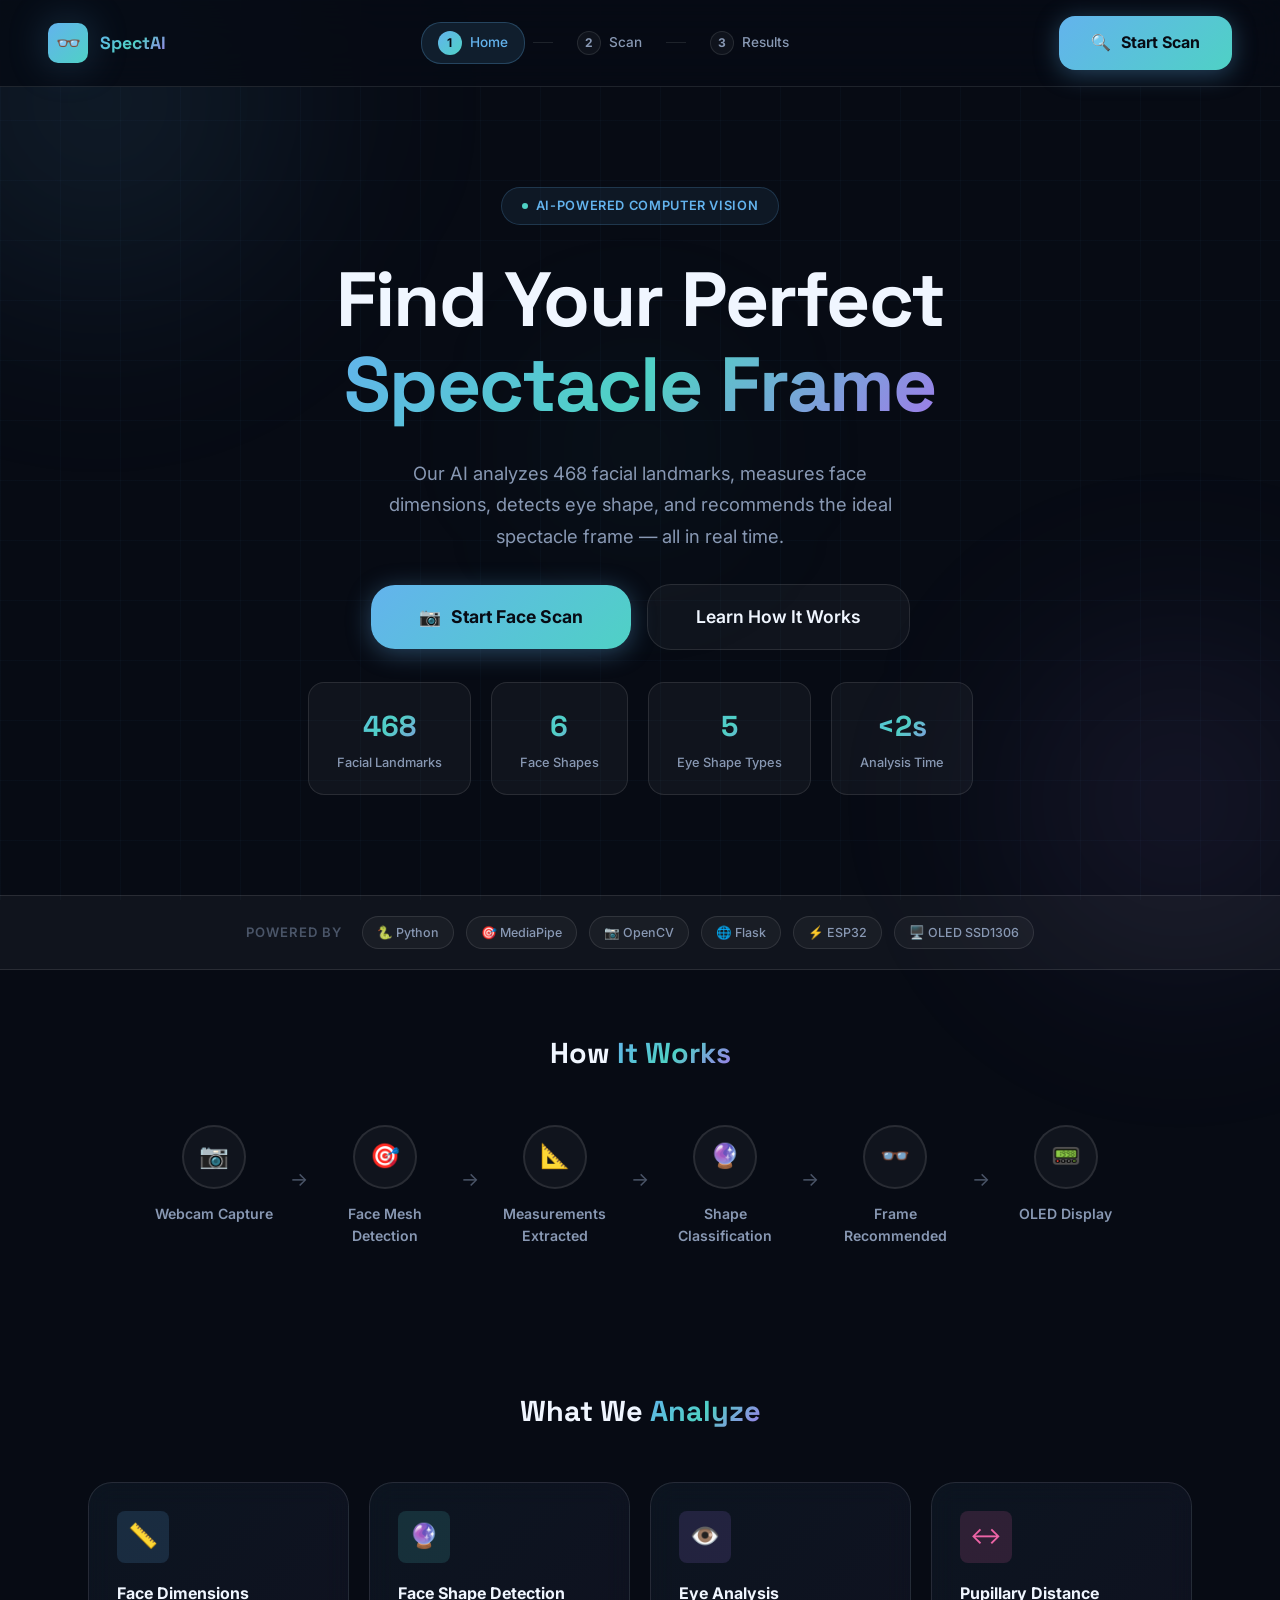
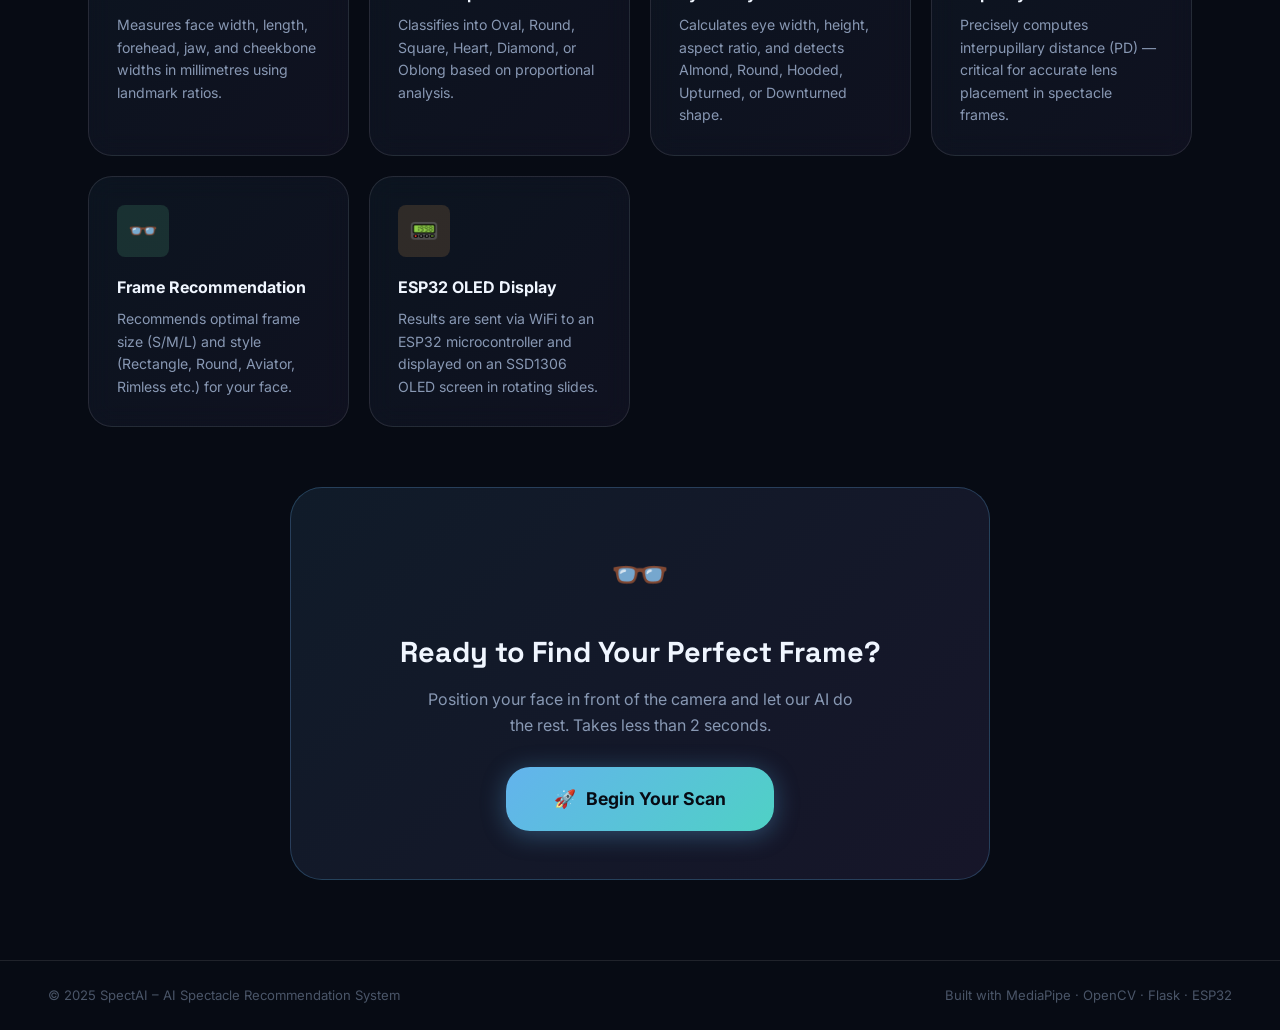
<file: index.html>
<!DOCTYPE html>
<html lang="en">
<head>
  <meta charset="UTF-8" />
  <meta name="viewport" content="width=device-width, initial-scale=1.0" />
  <title>AI Spectacle Recommendation System</title>
  <meta name="description" content="Smart eyewear recommendations powered by AI computer vision. Analyze your face shape, eye shape, and get the perfect spectacle frame match in seconds." />
  <link rel="stylesheet" href="css/styles.css" />
  <style>
    /* ── Home-page specific ── */
    .hero-cta { display:flex; gap:16px; align-items:center; flex-wrap:wrap; justify-content:center; }

    .how-section {
      padding: 60px 48px 80px;
      max-width: 1100px;
      margin: 0 auto;
      width: 100%;
    }

    .steps-row {
      display: flex;
      align-items: flex-start;
      gap: 0;
      flex-wrap: wrap;
      justify-content: center;
    }

    .step-item {
      flex: 1;
      min-width: 140px;
      max-width: 220px;
      display: flex;
      flex-direction: column;
      align-items: center;
      text-align: center;
      gap: 14px;
      padding: 0 16px;
    }

    .step-circle {
      width: 64px; height: 64px;
      border-radius: 50%;
      background: var(--bg-card);
      border: 2px solid var(--border);
      display: flex; align-items: center; justify-content: center;
      font-size: 1.5rem;
      position: relative;
      z-index: 1;
      transition: var(--transition);
    }

    .step-item:hover .step-circle {
      border-color: var(--accent-blue);
      background: rgba(99,179,237,0.1);
      box-shadow: var(--shadow-glow-blue);
    }

    .step-label {
      font-size: 0.88rem;
      font-weight: 600;
      color: var(--text-secondary);
    }

    .step-arrow {
      align-self: center;
      color: var(--text-muted);
      font-size: 1.2rem;
      margin-top: -14px;
    }

    .tech-strip {
      background: var(--bg-card);
      border-top: 1px solid var(--border);
      border-bottom: 1px solid var(--border);
      padding: 20px 48px;
      display: flex;
      align-items: center;
      justify-content: center;
      gap: 12px;
      flex-wrap: wrap;
    }

    .tech-tag {
      display: inline-flex;
      align-items: center;
      gap: 6px;
      padding: 6px 14px;
      border-radius: 20px;
      background: rgba(255,255,255,0.04);
      border: 1px solid var(--border);
      font-size: 0.78rem;
      font-weight: 500;
      color: var(--text-secondary);
    }

    .tech-label {
      font-size: 0.82rem;
      color: var(--text-muted);
      font-weight: 600;
      text-transform: uppercase;
      letter-spacing: 0.08em;
      margin-right: 8px;
    }

    /* floating glasses SVG */
    .glasses-float {
      animation: float 4s ease-in-out infinite;
      display: inline-block;
    }
    @keyframes float {
      0%,100% { transform: translateY(0); }
      50%      { transform: translateY(-12px); }
    }
  </style>
</head>
<body>
  <!-- Animated Background -->
  <div class="bg-grid"></div>
  <div class="bg-orb bg-orb-1"></div>
  <div class="bg-orb bg-orb-2"></div>
  <div class="bg-orb bg-orb-3"></div>

  <div class="page-wrapper">
    <!-- Navbar -->
    <nav class="navbar">
      <a href="index.html" class="navbar-brand">
        <div class="brand-icon">👓</div>
        <span class="brand-text">SpectAI</span>
      </a>
      <div class="nav-steps">
        <a href="index.html" class="nav-step active">
          <span class="nav-step-num">1</span> Home
        </a>
        <div class="nav-step-divider"></div>
        <a href="camera.html" class="nav-step">
          <span class="nav-step-num">2</span> Scan
        </a>
        <div class="nav-step-divider"></div>
        <a href="results.html" class="nav-step">
          <span class="nav-step-num">3</span> Results
        </a>
      </div>
      <a href="camera.html" class="btn btn-primary" id="nav-start-btn">
        <span>🔍</span> Start Scan
      </a>
    </nav>

    <main class="main-content">
      <!-- Hero -->
      <section class="hero">
        <div class="hero-badge">
          <div class="hero-badge-dot"></div>
          AI-Powered Computer Vision
        </div>

        <h1 class="hero-title">
          Find Your Perfect<br/>
          <span class="gradient-text">Spectacle Frame</span>
        </h1>

        <p class="hero-subtitle">
          Our AI analyzes 468 facial landmarks, measures face dimensions, detects eye shape,
          and recommends the ideal spectacle frame — all in real time.
        </p>

        <div class="hero-cta">
          <a href="camera.html" class="btn btn-primary btn-lg" id="start-scan-btn">
            <span>📷</span> Start Face Scan
          </a>
          <a href="#how-it-works" class="btn btn-ghost btn-lg" id="learn-more-btn">
            Learn How It Works
          </a>
        </div>

        <!-- Stats -->
        <div class="hero-stats">
          <div class="stat-card">
            <div class="stat-value">468</div>
            <div class="stat-label">Facial Landmarks</div>
          </div>
          <div class="stat-card">
            <div class="stat-value">6</div>
            <div class="stat-label">Face Shapes</div>
          </div>
          <div class="stat-card">
            <div class="stat-value">5</div>
            <div class="stat-label">Eye Shape Types</div>
          </div>
          <div class="stat-card">
            <div class="stat-value">&lt;2s</div>
            <div class="stat-label">Analysis Time</div>
          </div>
        </div>
      </section>

      <!-- Tech Strip -->
      <div class="tech-strip">
        <span class="tech-label">Powered by</span>
        <span class="tech-tag">🐍 Python</span>
        <span class="tech-tag">🎯 MediaPipe</span>
        <span class="tech-tag">📷 OpenCV</span>
        <span class="tech-tag">🌐 Flask</span>
        <span class="tech-tag">⚡ ESP32</span>
        <span class="tech-tag">🖥️ OLED SSD1306</span>
      </div>

      <!-- How It Works -->
      <section class="how-section" id="how-it-works">
        <h2 class="section-title">How <span>It Works</span></h2>
        <div class="steps-row">
          <div class="step-item">
            <div class="step-circle">📷</div>
            <div class="step-label">Webcam Capture</div>
          </div>
          <div class="step-arrow">→</div>
          <div class="step-item">
            <div class="step-circle">🎯</div>
            <div class="step-label">Face Mesh Detection</div>
          </div>
          <div class="step-arrow">→</div>
          <div class="step-item">
            <div class="step-circle">📐</div>
            <div class="step-label">Measurements Extracted</div>
          </div>
          <div class="step-arrow">→</div>
          <div class="step-item">
            <div class="step-circle">🔮</div>
            <div class="step-label">Shape Classification</div>
          </div>
          <div class="step-arrow">→</div>
          <div class="step-item">
            <div class="step-circle">👓</div>
            <div class="step-label">Frame Recommended</div>
          </div>
          <div class="step-arrow">→</div>
          <div class="step-item">
            <div class="step-circle">📟</div>
            <div class="step-label">OLED Display</div>
          </div>
        </div>
      </section>

      <!-- Features -->
      <section class="features-section">
        <h2 class="section-title">What We <span>Analyze</span></h2>
        <div class="features-grid">
          <div class="feature-card">
            <div class="feature-icon blue">📏</div>
            <div class="feature-title">Face Dimensions</div>
            <div class="feature-desc">Measures face width, length, forehead, jaw, and cheekbone widths in millimetres using landmark ratios.</div>
          </div>
          <div class="feature-card">
            <div class="feature-icon cyan">🔮</div>
            <div class="feature-title">Face Shape Detection</div>
            <div class="feature-desc">Classifies into Oval, Round, Square, Heart, Diamond, or Oblong based on proportional analysis.</div>
          </div>
          <div class="feature-card">
            <div class="feature-icon purple">👁️</div>
            <div class="feature-title">Eye Analysis</div>
            <div class="feature-desc">Calculates eye width, height, aspect ratio, and detects Almond, Round, Hooded, Upturned, or Downturned shape.</div>
          </div>
          <div class="feature-card">
            <div class="feature-icon pink">↔️</div>
            <div class="feature-title">Pupillary Distance</div>
            <div class="feature-desc">Precisely computes interpupillary distance (PD) — critical for accurate lens placement in spectacle frames.</div>
          </div>
          <div class="feature-card">
            <div class="feature-icon green">👓</div>
            <div class="feature-title">Frame Recommendation</div>
            <div class="feature-desc">Recommends optimal frame size (S/M/L) and style (Rectangle, Round, Aviator, Rimless etc.) for your face.</div>
          </div>
          <div class="feature-card">
            <div class="feature-icon orange">📟</div>
            <div class="feature-title">ESP32 OLED Display</div>
            <div class="feature-desc">Results are sent via WiFi to an ESP32 microcontroller and displayed on an SSD1306 OLED screen in rotating slides.</div>
          </div>
        </div>
      </section>

      <!-- CTA Banner -->
      <section style="padding:0 48px 80px; display:flex; justify-content:center;">
        <div style="
          background: linear-gradient(135deg, rgba(99,179,237,0.1) 0%, rgba(159,122,234,0.1) 100%);
          border: 1px solid rgba(99,179,237,0.25);
          border-radius: var(--radius-xl);
          padding: 48px;
          text-align: center;
          max-width: 700px;
          width: 100%;
          position: relative;
          overflow: hidden;
        ">
          <div style="font-size:3rem; margin-bottom:16px;" class="glasses-float">👓</div>
          <h2 style="font-family:'Space Grotesk',sans-serif; font-size:1.8rem; font-weight:700; margin-bottom:12px;">
            Ready to Find Your Perfect Frame?
          </h2>
          <p style="color:var(--text-secondary); margin-bottom:28px; max-width:440px; margin-inline:auto;">
            Position your face in front of the camera and let our AI do the rest. Takes less than 2 seconds.
          </p>
          <a href="camera.html" class="btn btn-primary btn-lg" id="cta-start-btn">
            <span>🚀</span> Begin Your Scan
          </a>
        </div>
      </section>
    </main>

    <!-- Footer -->
    <footer class="footer">
      <span>© 2025 SpectAI – AI Spectacle Recommendation System</span>
      <span>Built with MediaPipe · OpenCV · Flask · ESP32</span>
    </footer>
  </div>
</body>
</html>
</file>
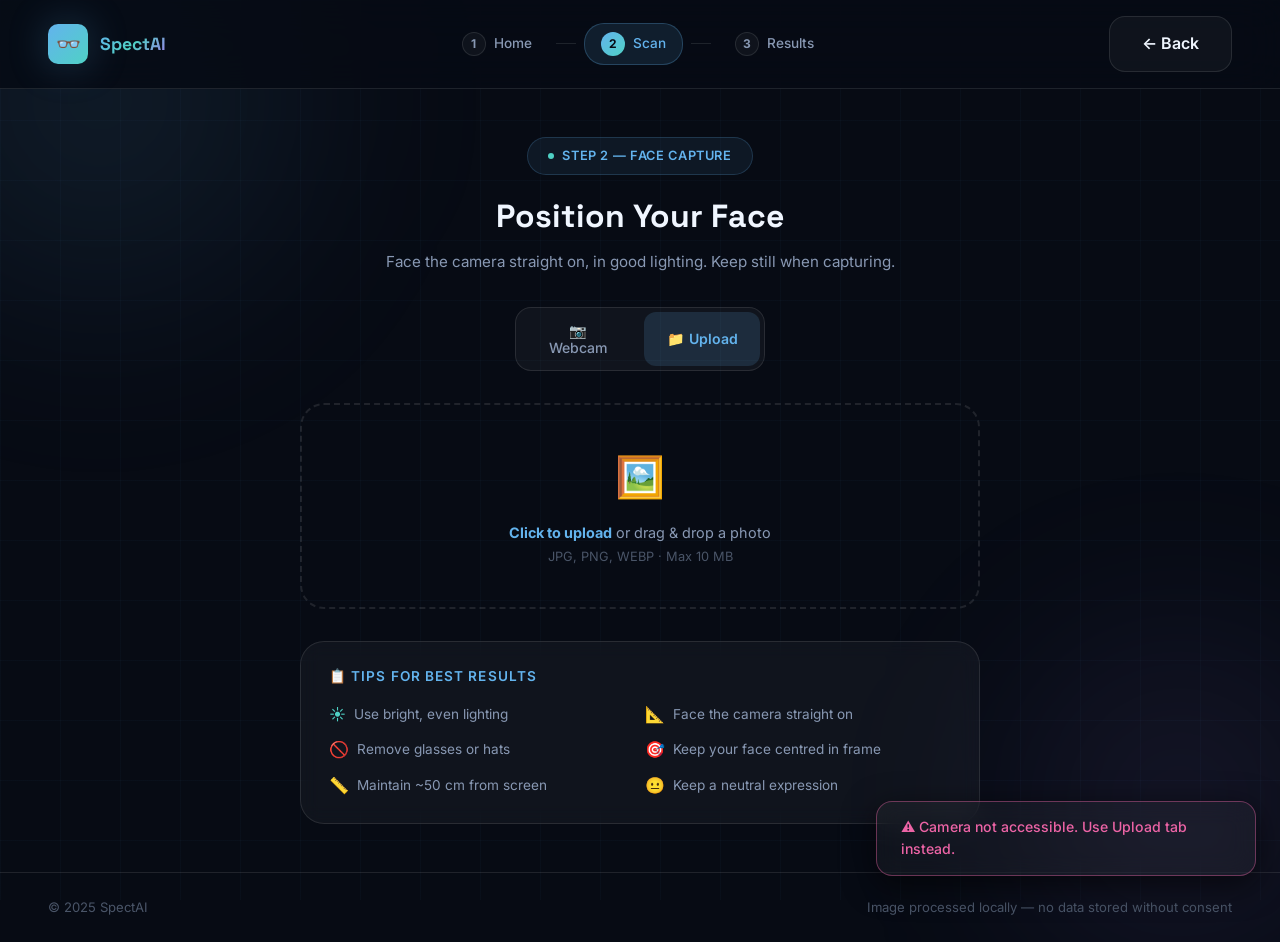
<file: camera.html>
<!DOCTYPE html>
<html lang="en">
<head>
  <meta charset="UTF-8" />
  <meta name="viewport" content="width=device-width, initial-scale=1.0" />
  <title>Face Scan – SpectAI</title>
  <meta name="description" content="Capture your face using the webcam for AI-powered spectacle frame analysis." />
  <link rel="stylesheet" href="css/styles.css" />
  <style>
    .upload-zone {
      border: 2px dashed var(--border);
      border-radius: var(--radius-lg);
      padding: 40px;
      text-align: center;
      cursor: pointer;
      transition: var(--transition);
      max-width: 680px;
      width: 100%;
    }
    .upload-zone:hover, .upload-zone.drag-over {
      border-color: var(--accent-blue);
      background: rgba(99,179,237,0.05);
    }
    .upload-icon { font-size: 2.5rem; margin-bottom: 12px; }
    .upload-text { color: var(--text-secondary); font-size: 0.9rem; }
    .upload-text strong { color: var(--accent-blue); }
    #file-input { display: none; }

    .tab-row {
      display: flex;
      gap: 8px;
      background: var(--bg-card);
      border: 1px solid var(--border);
      border-radius: var(--radius-md);
      padding: 4px;
      max-width: 360px;
    }
    .tab-btn {
      flex: 1;
      padding: 10px 20px;
      border-radius: calc(var(--radius-md) - 4px);
      background: transparent;
      border: none;
      color: var(--text-secondary);
      font-family: 'Inter', sans-serif;
      font-size: 0.88rem;
      font-weight: 500;
      cursor: pointer;
      transition: var(--transition);
    }
    .tab-btn.active {
      background: rgba(99,179,237,0.15);
      color: var(--accent-blue);
      font-weight: 600;
    }

    .tab-panel { display: none; flex-direction: column; align-items: center; gap: 20px; width: 100%; }
    .tab-panel.active { display: flex; }

    .countdown-overlay {
      position: absolute;
      inset: 0;
      display: flex;
      align-items: center;
      justify-content: center;
      background: rgba(7,11,20,0.6);
      backdrop-filter: blur(4px);
      font-family: 'Space Grotesk', sans-serif;
      font-size: 6rem;
      font-weight: 900;
      color: var(--accent-blue);
      text-shadow: 0 0 40px rgba(99,179,237,0.8);
      z-index: 10;
      display: none;
    }

    .preview-img {
      width: 100%;
      border-radius: var(--radius-xl);
      border: 2px solid var(--border);
      display: block;
    }

    .mode-label {
      font-size: 0.75rem;
      font-weight: 600;
      text-transform: uppercase;
      letter-spacing: 0.1em;
      color: var(--text-muted);
    }
  </style>
</head>
<body>
  <div class="bg-grid"></div>
  <div class="bg-orb bg-orb-1"></div>
  <div class="bg-orb bg-orb-2"></div>

  <!-- Loading Overlay -->
  <div class="loading-overlay" id="loading-overlay">
    <div class="spinner"></div>
    <div class="loading-title">Analyzing Your Face…</div>
    <div class="loading-steps">
      <div class="loading-step active" id="step-1">🎯 Detecting facial landmarks…</div>
      <div class="loading-step" id="step-2">📐 Extracting measurements…</div>
      <div class="loading-step" id="step-3">🔮 Classifying face &amp; eye shape…</div>
      <div class="loading-step" id="step-4">👓 Generating frame recommendation…</div>
      <div class="loading-step" id="step-5">📡 Sending results to ESP32…</div>
    </div>
  </div>

  <div class="page-wrapper">
    <!-- Navbar -->
    <nav class="navbar">
      <a href="index.html" class="navbar-brand">
        <div class="brand-icon">👓</div>
        <span class="brand-text">SpectAI</span>
      </a>
      <div class="nav-steps">
        <a href="index.html" class="nav-step">
          <span class="nav-step-num">1</span> Home
        </a>
        <div class="nav-step-divider"></div>
        <a href="camera.html" class="nav-step active">
          <span class="nav-step-num">2</span> Scan
        </a>
        <div class="nav-step-divider"></div>
        <a href="results.html" class="nav-step">
          <span class="nav-step-num">3</span> Results
        </a>
      </div>
      <a href="index.html" class="btn btn-ghost">← Back</a>
    </nav>

    <main class="main-content">
      <div class="camera-container">
        <!-- Header -->
        <div class="camera-header">
          <div class="hero-badge" style="margin-bottom:16px;">
            <div class="hero-badge-dot"></div>
            Step 2 — Face Capture
          </div>
          <h1 class="camera-title">Position Your Face</h1>
          <p class="camera-subtitle">Face the camera straight on, in good lighting. Keep still when capturing.</p>
        </div>

        <!-- Mode Tabs -->
        <div class="tab-row">
          <button class="tab-btn active" id="tab-webcam" onclick="switchTab('webcam')">📷 Webcam</button>
          <button class="tab-btn" id="tab-upload" onclick="switchTab('upload')">📁 Upload</button>
        </div>

        <!-- WEBCAM PANEL -->
        <div class="tab-panel active" id="panel-webcam">
          <div class="camera-frame">
            <div class="video-wrapper" id="video-wrapper">
              <video id="webcam-video" autoplay playsinline muted></video>
              <canvas id="overlay-canvas"></canvas>
              <div class="camera-corners">
                <div class="corner corner-tl"></div>
                <div class="corner corner-tr"></div>
                <div class="corner corner-bl"></div>
                <div class="corner corner-br"></div>
              </div>
              <div class="scan-line" id="scan-line"></div>
              <div class="countdown-overlay" id="countdown"></div>
              <div class="status-overlay">
                <div class="status-dot" id="status-dot"></div>
                <span id="status-text">Camera ready</span>
              </div>
            </div>

            <!-- Hidden canvas for capture -->
            <canvas id="capture-canvas" style="display:none;"></canvas>
          </div>

          <div class="camera-controls">
            <button class="btn-icon" id="toggle-camera-btn" title="Switch Camera" onclick="toggleCamera()">🔄</button>
            <button class="capture-btn" id="capture-btn" title="Capture Photo" onclick="startCountdown()">📸</button>
            <button class="btn-icon" id="analyze-btn" title="Analyze" onclick="analyzeImage()" style="display:none;">🔍</button>
          </div>

          <div class="mode-label" id="webcam-hint">Press the 📸 button to capture</div>
        </div>

        <!-- UPLOAD PANEL -->
        <div class="tab-panel" id="panel-upload">
          <div class="upload-zone" id="upload-zone" onclick="document.getElementById('file-input').click()">
            <div class="upload-icon">🖼️</div>
            <div class="upload-text">
              <strong>Click to upload</strong> or drag &amp; drop a photo<br/>
              <span style="font-size:0.8rem; color:var(--text-muted);">JPG, PNG, WEBP · Max 10 MB</span>
            </div>
          </div>
          <input type="file" id="file-input" accept="image/*" onchange="handleFileUpload(event)" />

          <div id="upload-preview-wrap" style="display:none; max-width:680px; width:100%;">
            <img id="upload-preview" class="preview-img" alt="Uploaded face image" />
          </div>

          <button class="btn btn-primary btn-lg" id="upload-analyze-btn" style="display:none;" onclick="analyzeUpload()">
            🔍 Analyze This Photo
          </button>
        </div>

        <!-- Tips -->
        <div class="tips-card">
          <div class="tips-title">📋 Tips for Best Results</div>
          <ul class="tips-list">
            <li><span>☀️</span> Use bright, even lighting</li>
            <li><span>📐</span> Face the camera straight on</li>
            <li><span>🚫</span> Remove glasses or hats</li>
            <li><span>🎯</span> Keep your face centred in frame</li>
            <li><span>📏</span> Maintain ~50 cm from screen</li>
            <li><span>😐</span> Keep a neutral expression</li>
          </ul>
        </div>
      </div>
    </main>

    <footer class="footer">
      <span>© 2025 SpectAI</span>
      <span>Image processed locally — no data stored without consent</span>
    </footer>
  </div>

  <!-- Toast -->
  <div class="toast" id="toast"></div>

  <script src="js/camera.js"></script>
</body>
</html>
</file>
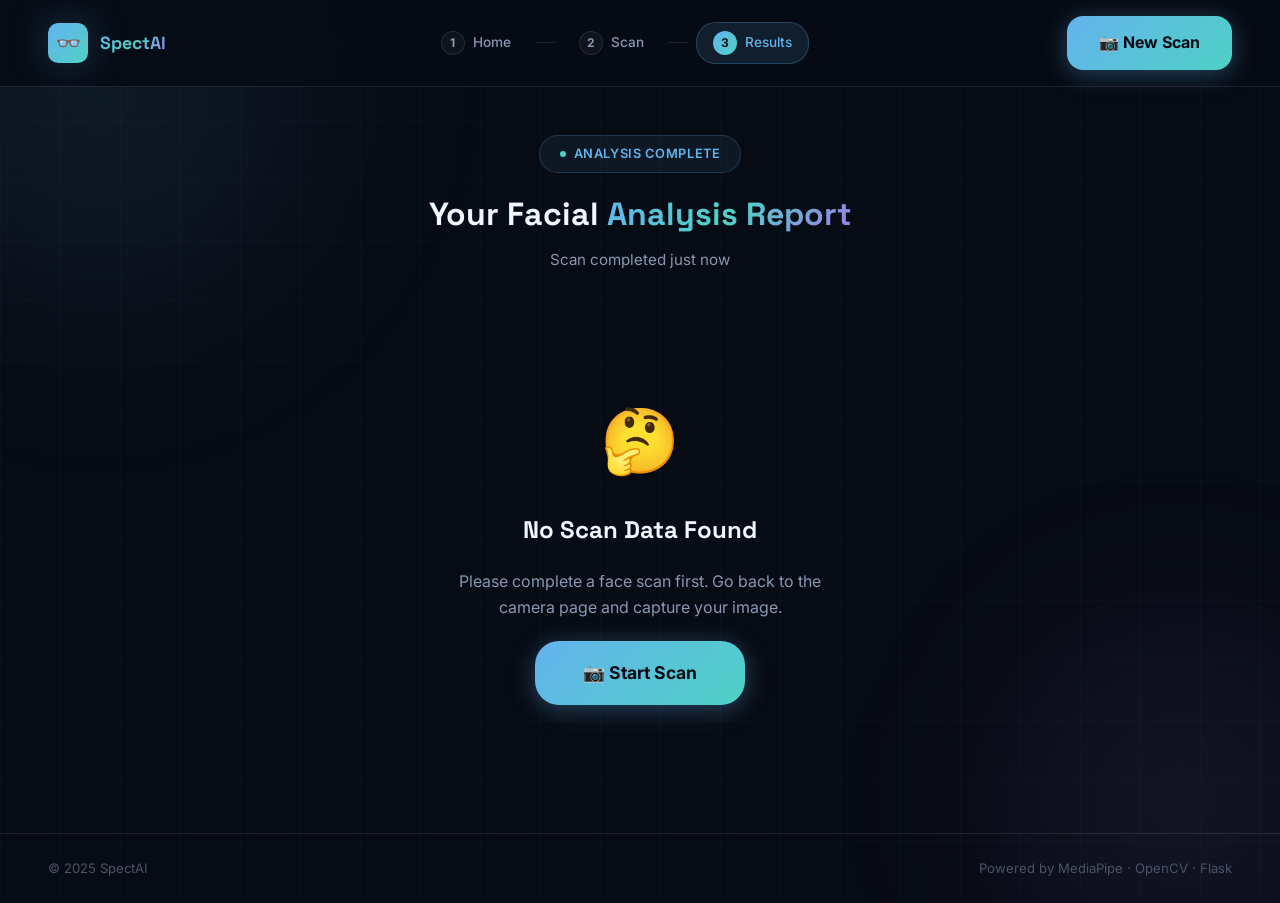
<file: results.html>
<!DOCTYPE html>
<html lang="en">
<head>
  <meta charset="UTF-8" />
  <meta name="viewport" content="width=device-width, initial-scale=1.0" />
  <title>Analysis Results – SpectAI</title>
  <meta name="description" content="Your AI facial analysis results with spectacle frame recommendations." />
  <link rel="stylesheet" href="css/styles.css" />
  <style>
    .results-split {
      display: grid;
      grid-template-columns: 280px 1fr;
      gap: 24px;
      align-items: start;
    }
    .sidebar-card {
      background: var(--gradient-card);
      border: 1px solid var(--border);
      border-radius: var(--radius-lg);
      padding: 24px;
      backdrop-filter: blur(12px);
      display: flex;
      flex-direction: column;
      gap: 20px;
      position: sticky;
      top: 100px;
    }
    .sidebar-img {
      border-radius: var(--radius-md);
      overflow: hidden;
      border: 1px solid var(--border);
      background: #000;
      aspect-ratio: 4/3;
      display: flex;
      align-items: center;
      justify-content: center;
      color: var(--text-muted);
      font-size: 0.85rem;
    }
    .sidebar-img img { width:100%; height:100%; object-fit:cover; display:block; }
    .scan-id {
      font-size: 0.75rem;
      color: var(--text-muted);
      font-family: 'Space Grotesk', sans-serif;
    }
    .confidence-row {
      display: flex;
      flex-direction: column;
      gap: 12px;
    }
    .conf-label-row {
      display: flex;
      justify-content: space-between;
      align-items: center;
      font-size: 0.82rem;
    }
    .conf-label { color: var(--text-secondary); }
    .conf-val { font-weight: 600; color: var(--accent-blue); font-family: 'Space Grotesk', sans-serif; }

    .oled-preview {
      background: #000;
      border: 2px solid #333;
      border-radius: 8px;
      padding: 12px 16px;
      font-family: 'Courier New', monospace;
      font-size: 0.78rem;
      color: #4fd1c5;
      line-height: 1.6;
      text-shadow: 0 0 8px rgba(79,209,197,0.8);
      position: relative;
    }
    .oled-preview::before {
      content: 'OLED SSD1306';
      position: absolute;
      top: -10px; left: 12px;
      font-family: 'Inter', sans-serif;
      font-size: 0.68rem;
      color: var(--text-muted);
      background: var(--bg-dark);
      padding: 0 6px;
    }
    .oled-slide { display: none; }
    .oled-slide.active { display: block; }

    .esp-status {
      display: flex;
      align-items: center;
      gap: 8px;
      font-size: 0.82rem;
      padding: 10px 14px;
      border-radius: var(--radius-sm);
      background: rgba(104,211,145,0.08);
      border: 1px solid rgba(104,211,145,0.2);
      color: var(--accent-green);
    }
    .esp-dot {
      width: 8px; height: 8px;
      border-radius: 50%;
      background: var(--accent-green);
      animation: pulse 1.5s ease-in-out infinite;
    }

    .pd-gauge {
      position: relative;
      height: 80px;
      display: flex;
      align-items: flex-end;
      justify-content: center;
    }
    .pd-arc {
      width: 140px;
      height: 70px;
      border: 3px solid rgba(99,179,237,0.15);
      border-bottom: none;
      border-radius: 70px 70px 0 0;
      position: relative;
      overflow: hidden;
    }
    .pd-fill {
      position: absolute;
      bottom: 0; left: 0;
      width: 100%;
      height: var(--fill, 60%);
      background: linear-gradient(180deg, var(--accent-blue), transparent);
      opacity: 0.4;
    }
    .pd-value {
      position: absolute;
      bottom: 8px;
      left: 50%;
      transform: translateX(-50%);
      font-family: 'Space Grotesk', sans-serif;
      font-size: 1.4rem;
      font-weight: 700;
      color: var(--accent-blue);
      white-space: nowrap;
    }

    .shape-chips {
      display: flex;
      gap: 8px;
      flex-wrap: wrap;
    }
    .shape-chip {
      padding: 6px 14px;
      border-radius: 20px;
      font-size: 0.8rem;
      font-weight: 600;
      background: rgba(255,255,255,0.04);
      border: 1px solid var(--border);
      color: var(--text-secondary);
      transition: var(--transition);
    }
    .shape-chip.active {
      background: rgba(99,179,237,0.15);
      border-color: rgba(99,179,237,0.4);
      color: var(--accent-blue);
    }

    .no-results-banner {
      text-align: center;
      padding: 80px 24px;
      display: flex;
      flex-direction: column;
      align-items: center;
      gap: 20px;
    }

    @media (max-width: 900px) {
      .results-split { grid-template-columns: 1fr; }
      .sidebar-card { position: static; }
    }
  </style>
</head>
<body>
  <div class="bg-grid"></div>
  <div class="bg-orb bg-orb-1"></div>
  <div class="bg-orb bg-orb-2"></div>

  <div class="page-wrapper">
    <!-- Navbar -->
    <nav class="navbar">
      <a href="index.html" class="navbar-brand">
        <div class="brand-icon">👓</div>
        <span class="brand-text">SpectAI</span>
      </a>
      <div class="nav-steps">
        <a href="index.html" class="nav-step">
          <span class="nav-step-num">1</span> Home
        </a>
        <div class="nav-step-divider"></div>
        <a href="camera.html" class="nav-step">
          <span class="nav-step-num">2</span> Scan
        </a>
        <div class="nav-step-divider"></div>
        <a href="results.html" class="nav-step active">
          <span class="nav-step-num">3</span> Results
        </a>
      </div>
      <a href="camera.html" class="btn btn-primary" id="rescan-btn">📷 New Scan</a>
    </nav>

    <main class="main-content">
      <div class="results-container">
        <!-- Header -->
        <div class="results-header">
          <div class="hero-badge" style="margin:0 auto 16px;">
            <div class="hero-badge-dot"></div>
            Analysis Complete
          </div>
          <h1 class="results-title">Your Facial <span style="background:var(--gradient-text);-webkit-background-clip:text;-webkit-text-fill-color:transparent;background-clip:text;">Analysis Report</span></h1>
          <p class="results-subtitle" id="scan-timestamp">Scan completed just now</p>
        </div>

        <!-- No Results Banner (shown when no data) -->
        <div class="no-results-banner" id="no-results-banner" style="display:none;">
          <div style="font-size:4rem;">🤔</div>
          <h2 style="font-family:'Space Grotesk',sans-serif; font-size:1.5rem;">No Scan Data Found</h2>
          <p style="color:var(--text-secondary); max-width:400px;">Please complete a face scan first. Go back to the camera page and capture your image.</p>
          <a href="camera.html" class="btn btn-primary btn-lg">📷 Start Scan</a>
        </div>

        <!-- Main Results -->
        <div id="results-content" style="display:none;">
          <div class="results-split">

            <!-- Sidebar -->
            <aside class="sidebar-card">
              <div class="sidebar-img" id="face-preview">
                <span>No preview</span>
              </div>
              <div>
                <div class="scan-id" id="scan-id-label">Scan ID: —</div>
              </div>

              <!-- Confidence -->
              <div>
                <div style="font-size:0.8rem;font-weight:600;text-transform:uppercase;letter-spacing:.08em;color:var(--text-secondary);margin-bottom:12px;">Detection Confidence</div>
                <div class="confidence-row">
                  <div>
                    <div class="conf-label-row">
                      <span class="conf-label">Face Detection</span>
                      <span class="conf-val" id="conf-face">—</span>
                    </div>
                    <div class="progress-bar-wrap">
                      <div class="progress-bar"><div class="progress-fill" id="prog-face" style="width:0%"></div></div>
                    </div>
                  </div>
                  <div>
                    <div class="conf-label-row">
                      <span class="conf-label">Eye Detection</span>
                      <span class="conf-val" id="conf-eye">—</span>
                    </div>
                    <div class="progress-bar-wrap">
                      <div class="progress-bar"><div class="progress-fill" id="prog-eye" style="width:0%;background:var(--gradient-btn2)"></div></div>
                    </div>
                  </div>
                  <div>
                    <div class="conf-label-row">
                      <span class="conf-label">Landmark Quality</span>
                      <span class="conf-val" id="conf-lm">—</span>
                    </div>
                    <div class="progress-bar-wrap">
                      <div class="progress-bar"><div class="progress-fill" id="prog-lm" style="width:0%;background:linear-gradient(135deg,#68d391,#4fd1c5)"></div></div>
                    </div>
                  </div>
                </div>
              </div>

              <!-- OLED Preview -->
              <div>
                <div style="font-size:0.8rem;font-weight:600;text-transform:uppercase;letter-spacing:.08em;color:var(--text-secondary);margin-bottom:12px;">OLED Preview</div>
                <div class="oled-preview" id="oled-display">
                  <div class="oled-slide active" id="oled-s1">Face: —</div>
                  <div class="oled-slide" id="oled-s2">Eye: —</div>
                  <div class="oled-slide" id="oled-s3">PD: — mm</div>
                  <div class="oled-slide" id="oled-s4">Frame:<br/>—</div>
                </div>
              </div>

              <!-- ESP32 Status -->
              <div class="esp-status" id="esp-status">
                <div class="esp-dot"></div>
                <span id="esp-status-text">Sending to ESP32…</span>
              </div>
            </aside>

            <!-- Main Panel -->
            <div style="display:flex;flex-direction:column;gap:20px;">

              <!-- Face Measurements -->
              <div class="metric-card">
                <div class="metric-card-header">
                  <div class="metric-card-title">📏 Face Measurements</div>
                  <div class="metric-card-icon blue">📐</div>
                </div>
                <div class="metric-row">
                  <span class="metric-label">Face Width</span>
                  <span class="metric-value highlight" id="r-face-width">—</span>
                </div>
                <div class="metric-row">
                  <span class="metric-label">Face Length</span>
                  <span class="metric-value highlight" id="r-face-length">—</span>
                </div>
                <div class="metric-row">
                  <span class="metric-label">Forehead Width</span>
                  <span class="metric-value" id="r-forehead">—</span>
                </div>
                <div class="metric-row">
                  <span class="metric-label">Cheekbone Width</span>
                  <span class="metric-value" id="r-cheekbone">—</span>
                </div>
                <div class="metric-row">
                  <span class="metric-label">Jaw Width</span>
                  <span class="metric-value" id="r-jaw">—</span>
                </div>
              </div>

              <!-- Eye Measurements -->
              <div class="metric-card">
                <div class="metric-card-header">
                  <div class="metric-card-title">👁️ Eye Measurements</div>
                  <div class="metric-card-icon purple">🔍</div>
                </div>
                <div class="metric-row">
                  <span class="metric-label">Left Eye Width</span>
                  <span class="metric-value highlight" id="r-left-eye-w">—</span>
                </div>
                <div class="metric-row">
                  <span class="metric-label">Right Eye Width</span>
                  <span class="metric-value highlight" id="r-right-eye-w">—</span>
                </div>
                <div class="metric-row">
                  <span class="metric-label">Eye Height (avg)</span>
                  <span class="metric-value" id="r-eye-height">—</span>
                </div>
                <div class="metric-row">
                  <span class="metric-label">Eye Aspect Ratio</span>
                  <span class="metric-value" id="r-eye-ratio">—</span>
                </div>
                <div class="metric-row">
                  <span class="metric-label">Interpupillary Distance (PD)</span>
                  <span class="metric-value highlight" style="color:var(--accent-cyan);" id="r-pd">—</span>
                </div>
              </div>

              <!-- Shape Classification Row -->
              <div style="display:grid;grid-template-columns:1fr 1fr;gap:20px;">
                <!-- Face Shape -->
                <div class="metric-card">
                  <div class="metric-card-header">
                    <div class="metric-card-title">🔮 Face Shape</div>
                    <div class="metric-card-icon cyan">🎭</div>
                  </div>
                  <div class="shape-display">
                    <div class="shape-icon-large" id="face-shape-icon">🔮</div>
                    <div class="shape-name" id="r-face-shape">—</div>
                    <div class="shape-desc" id="r-face-shape-desc">Analyzing…</div>
                  </div>
                  <div class="shape-chips" id="face-shape-chips">
                    <div class="shape-chip" data-shape="Oval">Oval</div>
                    <div class="shape-chip" data-shape="Round">Round</div>
                    <div class="shape-chip" data-shape="Square">Square</div>
                    <div class="shape-chip" data-shape="Heart">Heart</div>
                    <div class="shape-chip" data-shape="Diamond">Diamond</div>
                    <div class="shape-chip" data-shape="Oblong">Oblong</div>
                  </div>
                </div>

                <!-- Eye Shape -->
                <div class="metric-card">
                  <div class="metric-card-header">
                    <div class="metric-card-title">👁️ Eye Shape</div>
                    <div class="metric-card-icon pink">✨</div>
                  </div>
                  <div class="shape-display">
                    <div class="shape-icon-large" id="eye-shape-icon" style="background:rgba(159,122,234,0.1);border-color:rgba(159,122,234,0.3);box-shadow:var(--shadow-glow-purple);">👁️</div>
                    <div class="shape-name" id="r-eye-shape">—</div>
                    <div class="shape-desc" id="r-eye-shape-desc">Analyzing…</div>
                  </div>
                  <div class="shape-chips" id="eye-shape-chips">
                    <div class="shape-chip" data-shape="Almond">Almond</div>
                    <div class="shape-chip" data-shape="Round">Round</div>
                    <div class="shape-chip" data-shape="Hooded">Hooded</div>
                    <div class="shape-chip" data-shape="Upturned">Upturned</div>
                    <div class="shape-chip" data-shape="Downturned">Downturned</div>
                  </div>
                </div>
              </div>

              <!-- Recommendation -->
              <div class="recommendation-card">
                <div class="recommendation-title">
                  <span>👓</span> Frame Recommendation
                </div>
                <div class="recommendation-grid">
                  <div class="rec-item">
                    <div class="rec-item-label">Frame Size</div>
                    <div class="rec-item-value" id="r-frame-size">—</div>
                  </div>
                  <div class="rec-item">
                    <div class="rec-item-label">Frame Style</div>
                    <div class="rec-item-value" id="r-frame-style">—</div>
                  </div>
                  <div class="rec-item">
                    <div class="rec-item-label">Lens Width</div>
                    <div class="rec-item-value" id="r-lens-width">—</div>
                  </div>
                  <div class="rec-item">
                    <div class="rec-item-label">Bridge Size</div>
                    <div class="rec-item-value" id="r-bridge">—</div>
                  </div>
                  <div class="rec-item">
                    <div class="rec-item-label">Temple Length</div>
                    <div class="rec-item-value" id="r-temple">—</div>
                  </div>
                  <div class="rec-item">
                    <div class="rec-item-label">Best Color</div>
                    <div class="rec-item-value" id="r-color">—</div>
                  </div>
                </div>
                <div style="margin-top:20px;padding:16px;background:rgba(99,179,237,0.06);border-radius:var(--radius-md);border:1px solid rgba(99,179,237,0.15);">
                  <div style="font-size:0.78rem;color:var(--accent-blue);font-weight:600;margin-bottom:6px;">💡 Why This Frame?</div>
                  <div style="font-size:0.88rem;color:var(--text-secondary);line-height:1.6;" id="r-reason">—</div>
                </div>
              </div>

              <!-- Action Buttons -->
              <div class="action-row">
                <button class="btn btn-primary" id="download-pdf-btn" onclick="downloadReport()">
                  📄 Download Report
                </button>
                <a href="camera.html" class="btn btn-ghost" id="new-scan-btn">
                  🔄 New Scan
                </a>
              </div>
            </div>
          </div>
        </div>
      </div>
    </main>

    <footer class="footer">
      <span>© 2025 SpectAI</span>
      <span>Powered by MediaPipe · OpenCV · Flask</span>
    </footer>
  </div>

  <div class="toast" id="toast"></div>
  <script src="js/results.js"></script>
</body>
</html>
</file>
<file: css/styles.css>
/* ========================================================
   AI Spectacle Recommendation System — Global Styles
   Dark Glassmorphism Theme | Inter + Space Grotesk
   ======================================================== */

@import url('https://fonts.googleapis.com/css2?family=Inter:wght@300;400;500;600;700;800;900&family=Space+Grotesk:wght@400;500;600;700&display=swap');

/* ── CSS Custom Properties ── */
:root {
  --bg-dark:       #070b14;
  --bg-card:       rgba(255, 255, 255, 0.04);
  --bg-card-hover: rgba(255, 255, 255, 0.08);
  --border:        rgba(255, 255, 255, 0.10);
  --border-glow:   rgba(99, 179, 237, 0.40);

  --accent-blue:   #63b3ed;
  --accent-cyan:   #4fd1c5;
  --accent-purple: #9f7aea;
  --accent-pink:   #ed64a6;
  --accent-green:  #68d391;
  --accent-orange: #f6ad55;

  --gradient-hero: linear-gradient(135deg, #0a0f1e 0%, #0d1b35 50%, #091220 100%);
  --gradient-card: linear-gradient(135deg, rgba(99,179,237,0.06) 0%, rgba(159,122,234,0.06) 100%);
  --gradient-btn:  linear-gradient(135deg, #63b3ed 0%, #4fd1c5 100%);
  --gradient-btn2: linear-gradient(135deg, #9f7aea 0%, #ed64a6 100%);
  --gradient-text: linear-gradient(135deg, #63b3ed, #4fd1c5, #9f7aea);

  --text-primary:   #f0f6ff;
  --text-secondary: #8898b3;
  --text-muted:     #4a5568;

  --shadow-glow-blue:   0 0 40px rgba(99, 179, 237, 0.25);
  --shadow-glow-purple: 0 0 40px rgba(159, 122, 234, 0.25);
  --shadow-card:        0 8px 32px rgba(0, 0, 0, 0.6);

  --radius-sm: 8px;
  --radius-md: 16px;
  --radius-lg: 24px;
  --radius-xl: 32px;

  --transition: all 0.3s cubic-bezier(0.4, 0, 0.2, 1);
  --transition-slow: all 0.6s cubic-bezier(0.4, 0, 0.2, 1);
}

/* ── Reset ── */
*, *::before, *::after { box-sizing: border-box; margin: 0; padding: 0; }

html { scroll-behavior: smooth; }

body {
  font-family: 'Inter', sans-serif;
  background: var(--bg-dark);
  color: var(--text-primary);
  min-height: 100vh;
  overflow-x: hidden;
  line-height: 1.6;
}

/* ── Scrollbar ── */
::-webkit-scrollbar { width: 6px; }
::-webkit-scrollbar-track { background: var(--bg-dark); }
::-webkit-scrollbar-thumb { background: rgba(99,179,237,0.4); border-radius: 3px; }

/* ── Animated Background ── */
.bg-grid {
  position: fixed;
  inset: 0;
  z-index: 0;
  background-image:
    linear-gradient(rgba(99,179,237,0.03) 1px, transparent 1px),
    linear-gradient(90deg, rgba(99,179,237,0.03) 1px, transparent 1px);
  background-size: 60px 60px;
  pointer-events: none;
}

.bg-orb {
  position: fixed;
  border-radius: 50%;
  filter: blur(80px);
  pointer-events: none;
  z-index: 0;
  animation: orbFloat 8s ease-in-out infinite;
}
.bg-orb-1 {
  width: 600px; height: 600px;
  top: -200px; left: -200px;
  background: radial-gradient(circle, rgba(99,179,237,0.12) 0%, transparent 70%);
}
.bg-orb-2 {
  width: 500px; height: 500px;
  bottom: -150px; right: -150px;
  background: radial-gradient(circle, rgba(159,122,234,0.12) 0%, transparent 70%);
  animation-delay: -4s;
}
.bg-orb-3 {
  width: 300px; height: 300px;
  top: 50%; left: 50%;
  transform: translate(-50%, -50%);
  background: radial-gradient(circle, rgba(79,209,197,0.06) 0%, transparent 70%);
  animation-delay: -2s;
}

@keyframes orbFloat {
  0%, 100% { transform: translateY(0) scale(1); }
  50%       { transform: translateY(-30px) scale(1.05); }
}

/* ── Page Wrapper ── */
.page-wrapper {
  position: relative;
  z-index: 1;
  min-height: 100vh;
  display: flex;
  flex-direction: column;
}

/* ── Navbar ── */
.navbar {
  position: sticky;
  top: 0;
  z-index: 100;
  display: flex;
  align-items: center;
  justify-content: space-between;
  padding: 16px 48px;
  background: rgba(7, 11, 20, 0.85);
  backdrop-filter: blur(20px);
  border-bottom: 1px solid var(--border);
}

.navbar-brand {
  display: flex;
  align-items: center;
  gap: 12px;
  text-decoration: none;
}

.brand-icon {
  width: 40px; height: 40px;
  background: var(--gradient-btn);
  border-radius: 10px;
  display: flex;
  align-items: center;
  justify-content: center;
  font-size: 20px;
  box-shadow: var(--shadow-glow-blue);
}

.brand-text {
  font-family: 'Space Grotesk', sans-serif;
  font-size: 1.1rem;
  font-weight: 700;
  background: var(--gradient-text);
  -webkit-background-clip: text;
  -webkit-text-fill-color: transparent;
  background-clip: text;
}

.nav-steps {
  display: flex;
  align-items: center;
  gap: 8px;
}

.nav-step {
  display: flex;
  align-items: center;
  gap: 8px;
  padding: 8px 16px;
  border-radius: 20px;
  font-size: 0.85rem;
  font-weight: 500;
  color: var(--text-secondary);
  transition: var(--transition);
  text-decoration: none;
}

.nav-step.active {
  background: rgba(99, 179, 237, 0.12);
  color: var(--accent-blue);
  border: 1px solid rgba(99, 179, 237, 0.25);
}

.nav-step-num {
  width: 24px; height: 24px;
  border-radius: 50%;
  background: var(--bg-card);
  border: 1px solid var(--border);
  display: flex;
  align-items: center;
  justify-content: center;
  font-size: 0.75rem;
  font-weight: 700;
}

.nav-step.active .nav-step-num {
  background: var(--gradient-btn);
  border: none;
  color: #070b14;
}

.nav-step-divider {
  width: 20px;
  height: 1px;
  background: var(--border);
}

/* ── Main Content ── */
.main-content {
  flex: 1;
  display: flex;
  flex-direction: column;
}

/* ── Hero Section ── */
.hero {
  display: flex;
  flex-direction: column;
  align-items: center;
  justify-content: center;
  text-align: center;
  padding: 100px 24px;
  gap: 32px;
  flex: 1;
}

.hero-badge {
  display: inline-flex;
  align-items: center;
  gap: 8px;
  padding: 8px 20px;
  background: rgba(99, 179, 237, 0.08);
  border: 1px solid rgba(99, 179, 237, 0.2);
  border-radius: 50px;
  font-size: 0.8rem;
  font-weight: 600;
  color: var(--accent-blue);
  letter-spacing: 0.05em;
  text-transform: uppercase;
  animation: fadeInDown 0.6s ease-out;
}

.hero-badge-dot {
  width: 6px; height: 6px;
  border-radius: 50%;
  background: var(--accent-cyan);
  animation: pulse 2s ease-in-out infinite;
}

@keyframes pulse {
  0%, 100% { opacity: 1; transform: scale(1); }
  50%       { opacity: 0.5; transform: scale(0.8); }
}

.hero-title {
  font-family: 'Space Grotesk', sans-serif;
  font-size: clamp(2.5rem, 6vw, 5rem);
  font-weight: 800;
  line-height: 1.1;
  letter-spacing: -0.02em;
  animation: fadeInUp 0.7s ease-out 0.1s both;
}

.hero-title .gradient-text {
  background: var(--gradient-text);
  -webkit-background-clip: text;
  -webkit-text-fill-color: transparent;
  background-clip: text;
}

.hero-subtitle {
  font-size: 1.15rem;
  color: var(--text-secondary);
  max-width: 560px;
  line-height: 1.7;
  animation: fadeInUp 0.7s ease-out 0.2s both;
}

/* ── Buttons ── */
.btn {
  display: inline-flex;
  align-items: center;
  justify-content: center;
  gap: 10px;
  padding: 14px 32px;
  border-radius: var(--radius-md);
  font-family: 'Inter', sans-serif;
  font-size: 1rem;
  font-weight: 600;
  cursor: pointer;
  border: none;
  transition: var(--transition);
  text-decoration: none;
  position: relative;
  overflow: hidden;
}

.btn::before {
  content: '';
  position: absolute;
  inset: 0;
  background: rgba(255,255,255,0.08);
  opacity: 0;
  transition: var(--transition);
}

.btn:hover::before { opacity: 1; }

.btn-primary {
  background: var(--gradient-btn);
  color: #070b14;
  font-weight: 700;
  box-shadow: 0 4px 24px rgba(99,179,237,0.35);
}

.btn-primary:hover {
  transform: translateY(-3px);
  box-shadow: 0 8px 32px rgba(99,179,237,0.50);
}

.btn-secondary {
  background: var(--gradient-btn2);
  color: #fff;
  box-shadow: 0 4px 24px rgba(159,122,234,0.35);
}

.btn-secondary:hover {
  transform: translateY(-3px);
  box-shadow: 0 8px 32px rgba(159,122,234,0.50);
}

.btn-ghost {
  background: var(--bg-card);
  color: var(--text-primary);
  border: 1px solid var(--border);
}

.btn-ghost:hover {
  background: var(--bg-card-hover);
  border-color: var(--border-glow);
  transform: translateY(-2px);
}

.btn-lg { padding: 18px 48px; font-size: 1.1rem; border-radius: var(--radius-lg); }

.btn-icon {
  width: 42px; height: 42px;
  background: var(--bg-card);
  border: 1px solid var(--border);
  border-radius: var(--radius-sm);
  display: flex; align-items: center; justify-content: center;
  cursor: pointer;
  transition: var(--transition);
  color: var(--text-secondary);
  font-size: 1rem;
}
.btn-icon:hover {
  background: rgba(99,179,237,0.1);
  border-color: rgba(99,179,237,0.3);
  color: var(--accent-blue);
}

/* ── Stats Cards ── */
.hero-stats {
  display: flex;
  gap: 20px;
  flex-wrap: wrap;
  justify-content: center;
  animation: fadeInUp 0.7s ease-out 0.4s both;
}

.stat-card {
  background: var(--bg-card);
  border: 1px solid var(--border);
  border-radius: var(--radius-md);
  padding: 20px 28px;
  text-align: center;
  backdrop-filter: blur(10px);
  transition: var(--transition);
}

.stat-card:hover {
  background: var(--bg-card-hover);
  border-color: var(--border-glow);
  transform: translateY(-4px);
  box-shadow: var(--shadow-glow-blue);
}

.stat-value {
  font-family: 'Space Grotesk', sans-serif;
  font-size: 1.8rem;
  font-weight: 700;
  background: var(--gradient-text);
  -webkit-background-clip: text;
  -webkit-text-fill-color: transparent;
  background-clip: text;
}

.stat-label {
  font-size: 0.8rem;
  color: var(--text-secondary);
  font-weight: 500;
  margin-top: 4px;
}

/* ── Feature Cards ── */
.features-section {
  padding: 60px 48px;
  max-width: 1200px;
  margin: 0 auto;
  width: 100%;
}

.section-title {
  font-family: 'Space Grotesk', sans-serif;
  font-size: 1.8rem;
  font-weight: 700;
  text-align: center;
  margin-bottom: 48px;
}

.section-title span {
  background: var(--gradient-text);
  -webkit-background-clip: text;
  -webkit-text-fill-color: transparent;
  background-clip: text;
}

.features-grid {
  display: grid;
  grid-template-columns: repeat(auto-fit, minmax(260px, 1fr));
  gap: 20px;
}

.feature-card {
  background: var(--gradient-card);
  border: 1px solid var(--border);
  border-radius: var(--radius-lg);
  padding: 28px;
  backdrop-filter: blur(12px);
  transition: var(--transition);
  position: relative;
  overflow: hidden;
}

.feature-card::before {
  content: '';
  position: absolute;
  top: 0; left: 0; right: 0;
  height: 2px;
  background: var(--gradient-btn);
  opacity: 0;
  transition: var(--transition);
}

.feature-card:hover {
  border-color: var(--border-glow);
  transform: translateY(-6px);
  box-shadow: var(--shadow-card), var(--shadow-glow-blue);
}

.feature-card:hover::before { opacity: 1; }

.feature-icon {
  width: 52px; height: 52px;
  border-radius: var(--radius-sm);
  display: flex;
  align-items: center;
  justify-content: center;
  font-size: 1.5rem;
  margin-bottom: 18px;
}

.feature-icon.blue   { background: rgba(99,179,237,0.15);  color: var(--accent-blue);   }
.feature-icon.cyan   { background: rgba(79,209,197,0.15);  color: var(--accent-cyan);   }
.feature-icon.purple { background: rgba(159,122,234,0.15); color: var(--accent-purple); }
.feature-icon.pink   { background: rgba(237,100,166,0.15); color: var(--accent-pink);   }
.feature-icon.green  { background: rgba(104,211,145,0.15); color: var(--accent-green);  }
.feature-icon.orange { background: rgba(246,173,85,0.15);  color: var(--accent-orange); }

.feature-title {
  font-weight: 700;
  font-size: 1rem;
  margin-bottom: 8px;
}

.feature-desc {
  font-size: 0.88rem;
  color: var(--text-secondary);
  line-height: 1.6;
}

/* ── Camera Page ── */
.camera-container {
  display: flex;
  flex-direction: column;
  align-items: center;
  padding: 48px 24px;
  gap: 32px;
  flex: 1;
}

.camera-header {
  text-align: center;
}

.camera-title {
  font-family: 'Space Grotesk', sans-serif;
  font-size: 2rem;
  font-weight: 700;
  margin-bottom: 8px;
}

.camera-subtitle {
  color: var(--text-secondary);
  font-size: 0.95rem;
}

.camera-frame {
  position: relative;
  width: 100%;
  max-width: 680px;
}

.video-wrapper {
  position: relative;
  border-radius: var(--radius-xl);
  overflow: hidden;
  border: 2px solid var(--border);
  background: #000;
  box-shadow: var(--shadow-card), var(--shadow-glow-blue);
  aspect-ratio: 4/3;
}

.video-wrapper video,
.video-wrapper canvas {
  width: 100%;
  height: 100%;
  object-fit: cover;
  display: block;
}

#overlay-canvas {
  position: absolute;
  inset: 0;
  pointer-events: none;
}

.camera-corners {
  position: absolute;
  inset: 16px;
  pointer-events: none;
}

.corner {
  position: absolute;
  width: 32px;
  height: 32px;
  border-color: var(--accent-blue);
  border-style: solid;
}

.corner-tl { top: 0;    left: 0;  border-width: 3px 0 0 3px; border-radius: 4px 0 0 0; }
.corner-tr { top: 0;    right: 0; border-width: 3px 3px 0 0; border-radius: 0 4px 0 0; }
.corner-bl { bottom: 0; left: 0;  border-width: 0 0 3px 3px; border-radius: 0 0 0 4px; }
.corner-br { bottom: 0; right: 0; border-width: 0 3px 3px 0; border-radius: 0 0 4px 0; }

.scan-line {
  position: absolute;
  left: 0; right: 0;
  height: 2px;
  background: linear-gradient(90deg, transparent, var(--accent-blue), transparent);
  box-shadow: 0 0 12px var(--accent-blue);
  animation: scanDown 2.5s ease-in-out infinite;
}

@keyframes scanDown {
  0%   { top: 0%; opacity: 1; }
  95%  { top: 100%; opacity: 1; }
  100% { top: 100%; opacity: 0; }
}

.status-overlay {
  position: absolute;
  bottom: 16px;
  left: 50%;
  transform: translateX(-50%);
  display: flex;
  align-items: center;
  gap: 8px;
  padding: 8px 20px;
  background: rgba(7, 11, 20, 0.8);
  backdrop-filter: blur(8px);
  border-radius: 50px;
  border: 1px solid var(--border);
  font-size: 0.85rem;
  font-weight: 500;
  white-space: nowrap;
}

.status-dot {
  width: 8px; height: 8px;
  border-radius: 50%;
  background: var(--accent-green);
  animation: pulse 1.5s ease-in-out infinite;
}

.status-dot.capturing { background: var(--accent-orange); }
.status-dot.processing { background: var(--accent-blue); }
.status-dot.inactive { background: var(--text-muted); animation: none; }

.camera-controls {
  display: flex;
  gap: 16px;
  align-items: center;
  flex-wrap: wrap;
  justify-content: center;
}

.capture-btn {
  width: 72px; height: 72px;
  border-radius: 50%;
  background: var(--gradient-btn);
  border: 4px solid rgba(99,179,237,0.3);
  cursor: pointer;
  display: flex;
  align-items: center;
  justify-content: center;
  font-size: 1.5rem;
  transition: var(--transition);
  box-shadow: 0 0 30px rgba(99,179,237,0.4);
  position: relative;
}

.capture-btn::after {
  content: '';
  position: absolute;
  inset: -8px;
  border-radius: 50%;
  border: 2px solid rgba(99,179,237,0.2);
  animation: captureRing 2s ease-in-out infinite;
}

@keyframes captureRing {
  0%, 100% { transform: scale(1);   opacity: 0.4; }
  50%       { transform: scale(1.1); opacity: 0.1; }
}

.capture-btn:hover {
  transform: scale(1.08);
  box-shadow: 0 0 50px rgba(99,179,237,0.6);
}

.capture-btn:active { transform: scale(0.96); }

/* ── Tips Card ── */
.tips-card {
  background: var(--bg-card);
  border: 1px solid var(--border);
  border-radius: var(--radius-lg);
  padding: 24px 28px;
  max-width: 680px;
  width: 100%;
  backdrop-filter: blur(10px);
}

.tips-title {
  font-size: 0.85rem;
  font-weight: 600;
  color: var(--accent-blue);
  text-transform: uppercase;
  letter-spacing: 0.08em;
  margin-bottom: 14px;
}

.tips-list {
  display: grid;
  grid-template-columns: 1fr 1fr;
  gap: 10px;
  list-style: none;
}

.tips-list li {
  display: flex;
  align-items: center;
  gap: 8px;
  font-size: 0.85rem;
  color: var(--text-secondary);
}

.tips-list li span { color: var(--accent-cyan); font-size: 1rem; }

/* ── Results Page ── */
.results-container {
  padding: 48px 24px;
  max-width: 1100px;
  margin: 0 auto;
  width: 100%;
  display: flex;
  flex-direction: column;
  gap: 36px;
}

.results-header {
  text-align: center;
}

.results-title {
  font-family: 'Space Grotesk', sans-serif;
  font-size: 2rem;
  font-weight: 700;
  margin-bottom: 8px;
}

.results-subtitle {
  color: var(--text-secondary);
  font-size: 0.95rem;
}

.results-grid {
  display: grid;
  grid-template-columns: repeat(auto-fit, minmax(300px, 1fr));
  gap: 20px;
}

/* ── Metric Card ── */
.metric-card {
  background: var(--gradient-card);
  border: 1px solid var(--border);
  border-radius: var(--radius-lg);
  padding: 28px;
  backdrop-filter: blur(12px);
  transition: var(--transition);
  position: relative;
  overflow: hidden;
}

.metric-card:hover {
  border-color: var(--border-glow);
  transform: translateY(-4px);
  box-shadow: var(--shadow-card);
}

.metric-card-header {
  display: flex;
  align-items: center;
  justify-content: space-between;
  margin-bottom: 20px;
}

.metric-card-title {
  font-size: 0.82rem;
  font-weight: 600;
  text-transform: uppercase;
  letter-spacing: 0.08em;
  color: var(--text-secondary);
}

.metric-card-icon {
  width: 36px; height: 36px;
  border-radius: var(--radius-sm);
  display: flex;
  align-items: center;
  justify-content: center;
  font-size: 1rem;
}

.metric-row {
  display: flex;
  justify-content: space-between;
  align-items: center;
  padding: 10px 0;
  border-bottom: 1px solid var(--border);
}

.metric-row:last-child { border-bottom: none; }

.metric-label {
  font-size: 0.9rem;
  color: var(--text-secondary);
}

.metric-value {
  font-size: 0.95rem;
  font-weight: 600;
  font-family: 'Space Grotesk', sans-serif;
}

.metric-value.highlight {
  color: var(--accent-blue);
}

/* ── Shape Badge ── */
.shape-display {
  display: flex;
  flex-direction: column;
  align-items: center;
  gap: 16px;
  padding: 20px 0;
}

.shape-icon-large {
  width: 80px; height: 80px;
  border-radius: 50%;
  background: rgba(99,179,237,0.1);
  border: 2px solid rgba(99,179,237,0.3);
  display: flex;
  align-items: center;
  justify-content: center;
  font-size: 2.5rem;
  box-shadow: var(--shadow-glow-blue);
  animation: shapeGlow 3s ease-in-out infinite;
}

@keyframes shapeGlow {
  0%, 100% { box-shadow: 0 0 20px rgba(99,179,237,0.3); }
  50%       { box-shadow: 0 0 40px rgba(99,179,237,0.6); }
}

.shape-name {
  font-family: 'Space Grotesk', sans-serif;
  font-size: 1.8rem;
  font-weight: 700;
  background: var(--gradient-text);
  -webkit-background-clip: text;
  -webkit-text-fill-color: transparent;
  background-clip: text;
}

.shape-desc {
  font-size: 0.85rem;
  color: var(--text-secondary);
  text-align: center;
  max-width: 200px;
  line-height: 1.5;
}

/* ── Recommendation Card ── */
.recommendation-card {
  background: linear-gradient(135deg, rgba(99,179,237,0.08) 0%, rgba(79,209,197,0.08) 50%, rgba(159,122,234,0.08) 100%);
  border: 1px solid rgba(99,179,237,0.25);
  border-radius: var(--radius-xl);
  padding: 36px;
  backdrop-filter: blur(12px);
  position: relative;
  overflow: hidden;
}

.recommendation-card::before {
  content: '';
  position: absolute;
  top: 0; left: 0; right: 0;
  height: 3px;
  background: var(--gradient-btn);
}

.recommendation-title {
  font-family: 'Space Grotesk', sans-serif;
  font-size: 1.2rem;
  font-weight: 700;
  margin-bottom: 24px;
  display: flex;
  align-items: center;
  gap: 10px;
}

.recommendation-grid {
  display: grid;
  grid-template-columns: repeat(auto-fit, minmax(180px, 1fr));
  gap: 16px;
}

.rec-item {
  background: rgba(255,255,255,0.04);
  border: 1px solid var(--border);
  border-radius: var(--radius-md);
  padding: 20px;
  text-align: center;
  transition: var(--transition);
}

.rec-item:hover {
  background: rgba(255,255,255,0.07);
  border-color: rgba(99,179,237,0.3);
}

.rec-item-label {
  font-size: 0.75rem;
  font-weight: 600;
  text-transform: uppercase;
  letter-spacing: 0.08em;
  color: var(--text-secondary);
  margin-bottom: 8px;
}

.rec-item-value {
  font-family: 'Space Grotesk', sans-serif;
  font-size: 1.3rem;
  font-weight: 700;
  background: var(--gradient-text);
  -webkit-background-clip: text;
  -webkit-text-fill-color: transparent;
  background-clip: text;
}

/* ── Progress Bar ── */
.progress-bar-wrap {
  margin-top: 6px;
}
.progress-bar {
  width: 100%;
  height: 4px;
  background: rgba(255,255,255,0.06);
  border-radius: 2px;
  overflow: hidden;
}
.progress-fill {
  height: 100%;
  background: var(--gradient-btn);
  border-radius: 2px;
  transition: width 1s ease-out;
}

/* ── Captured Image Preview ── */
.captured-preview {
  border-radius: var(--radius-lg);
  overflow: hidden;
  border: 2px solid var(--border);
  max-height: 220px;
  display: flex;
  align-items: center;
  justify-content: center;
  background: #000;
}

.captured-preview img {
  width: 100%;
  height: 100%;
  object-fit: cover;
}

/* ── Loading Spinner ── */
.loading-overlay {
  position: fixed;
  inset: 0;
  z-index: 999;
  background: rgba(7, 11, 20, 0.9);
  backdrop-filter: blur(10px);
  display: flex;
  flex-direction: column;
  align-items: center;
  justify-content: center;
  gap: 24px;
  opacity: 0;
  pointer-events: none;
  transition: var(--transition);
}

.loading-overlay.active {
  opacity: 1;
  pointer-events: all;
}

.spinner {
  width: 60px; height: 60px;
  border: 3px solid rgba(99,179,237,0.2);
  border-top-color: var(--accent-blue);
  border-radius: 50%;
  animation: spin 0.8s linear infinite;
}

@keyframes spin {
  to { transform: rotate(360deg); }
}

.loading-title {
  font-family: 'Space Grotesk', sans-serif;
  font-size: 1.3rem;
  font-weight: 600;
}

.loading-steps {
  display: flex;
  flex-direction: column;
  gap: 10px;
  text-align: center;
}

.loading-step {
  font-size: 0.88rem;
  color: var(--text-secondary);
  transition: var(--transition);
}

.loading-step.active {
  color: var(--accent-blue);
  font-weight: 500;
}

.loading-step.done {
  color: var(--accent-green);
}

/* ── Footer ── */
.footer {
  padding: 24px 48px;
  border-top: 1px solid var(--border);
  display: flex;
  align-items: center;
  justify-content: space-between;
  color: var(--text-muted);
  font-size: 0.82rem;
}

/* ── Action Buttons Row ── */
.action-row {
  display: flex;
  gap: 12px;
  justify-content: center;
  flex-wrap: wrap;
}

/* ── Toast ── */
.toast {
  position: fixed;
  bottom: 24px;
  right: 24px;
  z-index: 1000;
  padding: 14px 24px;
  border-radius: var(--radius-md);
  background: var(--bg-card);
  border: 1px solid var(--border);
  backdrop-filter: blur(12px);
  font-size: 0.88rem;
  font-weight: 500;
  display: flex;
  align-items: center;
  gap: 10px;
  transform: translateY(80px);
  opacity: 0;
  transition: var(--transition);
  box-shadow: var(--shadow-card);
  max-width: 380px;
}

.toast.show {
  transform: translateY(0);
  opacity: 1;
}

.toast.success { border-color: rgba(104,211,145,0.4); color: var(--accent-green); }
.toast.error   { border-color: rgba(237,100,166,0.4); color: var(--accent-pink);  }
.toast.info    { border-color: rgba(99,179,237,0.4);  color: var(--accent-blue);  }

/* ── Keyframes ── */
@keyframes fadeInUp {
  from { opacity: 0; transform: translateY(20px); }
  to   { opacity: 1; transform: translateY(0);    }
}

@keyframes fadeInDown {
  from { opacity: 0; transform: translateY(-10px); }
  to   { opacity: 1; transform: translateY(0);     }
}

@keyframes fadeIn {
  from { opacity: 0; }
  to   { opacity: 1; }
}

/* ── Responsive ── */
@media (max-width: 768px) {
  .navbar { padding: 14px 20px; }
  .nav-steps { display: none; }
  .hero { padding: 60px 20px; }
  .features-section { padding: 40px 20px; }
  .results-container { padding: 32px 16px; }
  .footer { flex-direction: column; gap: 8px; }
  .tips-list { grid-template-columns: 1fr; }
}
</file>
